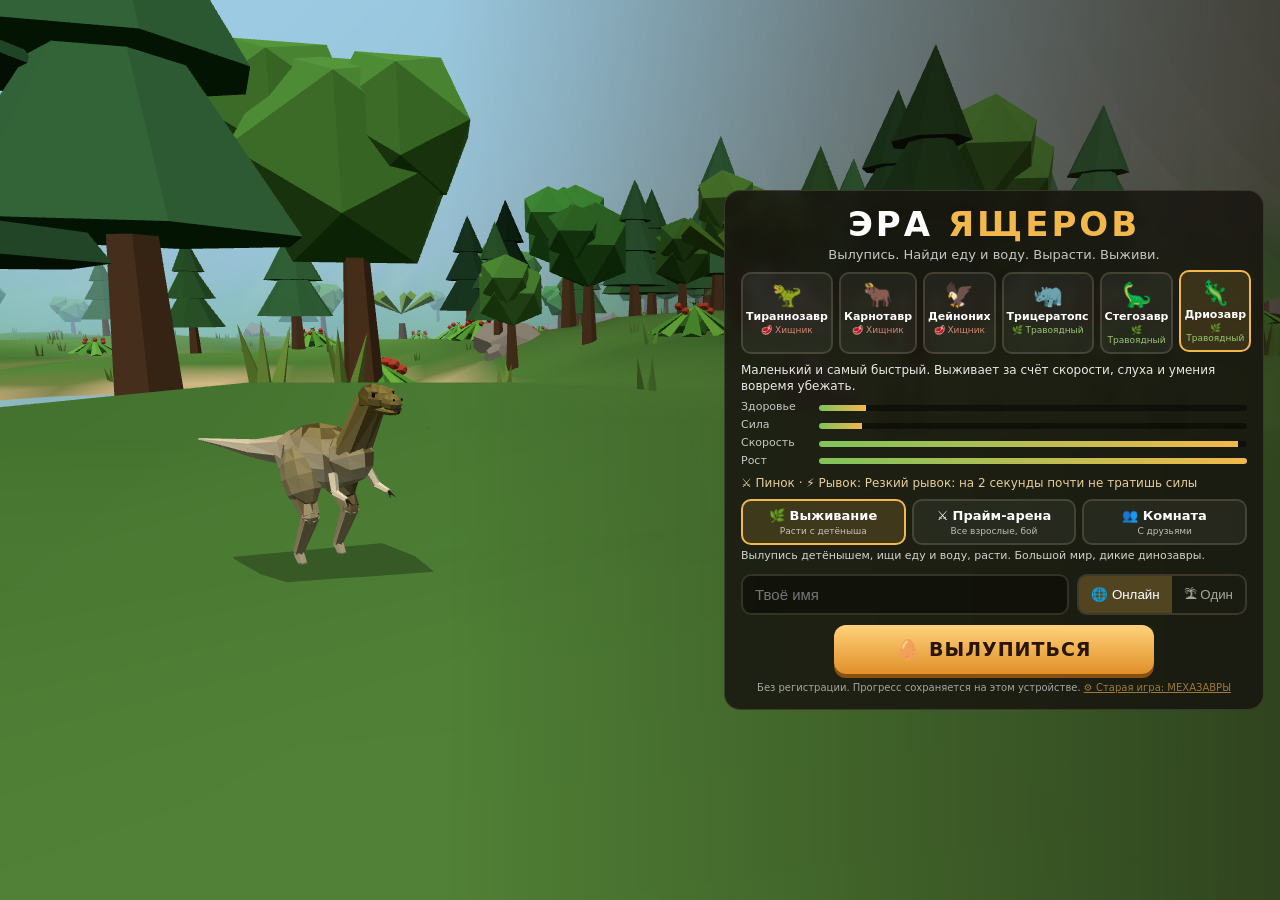
<file: index.html>
<!DOCTYPE html>
<html lang="ru">
<head>
<meta charset="UTF-8">
<meta name="viewport" content="width=device-width, initial-scale=1, maximum-scale=1, user-scalable=no, viewport-fit=cover">
<meta name="theme-color" content="#1a1712">
<meta name="mobile-web-app-capable" content="yes">
<meta name="apple-mobile-web-app-capable" content="yes">
<meta name="apple-mobile-web-app-status-bar-style" content="black-translucent">
<title>ЭРА ЯЩЕРОВ — выживание динозавров</title>
<meta name="description" content="3D-игра про выживание динозавров в браузере: вылупись детёнышем, найди еду и воду, вырасти и выживи. Онлайн, на телефоне и компьютере.">
<link rel="manifest" href="manifest.json">
<link rel="stylesheet" href="css/style.css">
<script type="importmap">
{ "imports": {
  "three": "./lib/three.module.min.js?v=5",
  "three/addons/": "./lib/addons/"
} }
</script>
</head>
<body>
<canvas id="c"></canvas>
<div id="touch"></div>
<div id="vignette"></div>
<div id="smell-fx"></div>
<div id="marks"></div>

<div id="loading"><div class="logo">ЭРА <span>ЯЩЕРОВ</span></div>
  <div class="lbar"><div id="lfill"></div></div>
  <div id="lpct">0%</div><p id="ltxt">Начинаю загрузку…</p>
  <p id="lerr" class="hidden"></p></div>

<!-- Игровой интерфейс -->
<div id="hud" class="hidden">
  <div id="vitals">
    <div id="stage">—</div>
    <div class="vb" id="v-hp"><i>❤️</i><div class="bar"><div id="hp-f" class="f hp"></div></div></div>
    <div class="vb" id="v-st"><i>⚡</i><div class="bar"><div id="st-f" class="f st"></div></div></div>
    <div class="vb" id="v-fd"><i>🍖</i><div class="bar"><div id="fd-f" class="f fd"></div></div></div>
    <div class="vb" id="v-wt"><i>💧</i><div class="bar"><div id="wt-f" class="f wt"></div></div></div>
    <div class="vb gr"><i>🥚</i><div class="bar"><div id="gr-f" class="f gr"></div><span id="gr-txt"></span></div></div>
    <div id="gr-hint"></div>
    <div id="status"></div>
  </div>
  <canvas id="compass"></canvas>
  <div id="topright">
    <span id="tod">☀️</span><span id="online">…</span>
    <button id="b-invite" class="hidden" title="Позвать друзей (I)">📤</button>
    <button id="b-map" title="Карта (M)">🗺</button>
    <button id="b-full" title="Полный экран">⛶</button>
    <button id="b-menu" title="В меню">☰</button>
  </div>
  <div id="lb" class="hidden"></div>
  <div id="fps"></div>
  <div id="toast"></div>
  <div id="joy"><div id="knob"></div></div>
  <div id="joy-hint">👆 Води пальцем здесь,<br>чтобы идти</div>
  <div id="btns">
    <button id="b-feed" class="btn mid feed hidden"><span>🍖</span><small>Есть</small></button>
    <button id="b-smell" class="btn small"><span>👃</span><small>Нюх</small></button>
    <button id="b-call" class="btn small"><span>📣</span><small>Зов</small></button>
    <button id="b-rest" class="btn small"><span>💤</span><small>Лечь</small></button>
    <button id="b-run" class="btn small"><span>💨</span><small>Бег</small></button>
    <button id="b-sp" class="btn mid"><span>⚡</span><small id="sp-name">Спец</small><em id="sp-cd"></em></button>
    <button id="b-atk" class="btn big"><span>🦷</span><small id="atk-name">Укус</small></button>
  </div>
  <div id="keys-hint">WASD — идти · Shift — бег · Пробел/клик — атака · E — спецприём · F — есть/пить · R — нюх · Q — зов · C — лечь · M — карта · колесо — приблизить</div>
</div>

<!-- Карта -->
<div id="map" class="hidden"><canvas id="map-c"></canvas><p>Нажми, чтобы закрыть</p></div>

<!-- Меню -->
<div id="menu">
  <div class="panel">
    <div class="head">
      <h1>ЭРА <span>ЯЩЕРОВ</span></h1>
      <p class="sub">Вылупись. Найди еду и воду. Вырасти. Выживи.</p>
    </div>
    <button id="continue" class="hidden"></button>
    <div id="cards"></div>
    <div id="desc"></div>
    <div class="modes">
      <button class="mode" data-m="survive">🌿 <b>Выживание</b><small>Расти с детёныша</small></button>
      <button class="mode" data-m="arena">⚔️ <b>Прайм-арена</b><small>Все взрослые, бой</small></button>
      <button class="mode" data-m="room">👥 <b>Комната</b><small>С друзьями</small></button>
    </div>
    <p id="mode-note"></p>
    <div id="room-box" class="hidden">
      <span>Код комнаты</span>
      <input id="room-code" maxlength="6" autocomplete="off" autocapitalize="characters" spellcheck="false">
      <button id="room-new" title="Новый код">🎲</button>
      <button id="room-share">📤 Позвать друзей</button>
    </div>
    <div class="row">
      <input id="nick" maxlength="14" placeholder="Твоё имя" autocomplete="off" enterkeyhint="done">
      <div class="seg" id="net-seg"><button id="m-online">🌐 Онлайн</button><button id="m-solo">🏝 Один</button></div>
    </div>
    <button id="play">🥚 ВЫЛУПИТЬСЯ</button>
    <p class="tiny">Без регистрации. Прогресс сохраняется на этом устройстве. <a href="mech/">⚙️ Старая игра: МЕХАЗАВРЫ</a></p>
  </div>
</div>

<!-- Смерть -->
<div id="death" class="hidden">
  <div class="panel small">
    <h2>☠️ Ты погиб</h2>
    <p id="death-by"></p>
    <div id="death-stats"></div>
    <button id="again">🥚 Новая жизнь</button>
    <button id="to-menu" class="ghost">Выбрать другого динозавра</button>
  </div>
</div>

<div id="rotate"><div class="phone">📱</div><p>Поверни телефон горизонтально</p></div>
<noscript>Для игры нужен JavaScript.</noscript>
<script type="module">
const $ = id => document.getElementById(id);
let shown = 0;
window.__boot = async (p, t) => {
  shown = Math.max(shown, p); $('lfill').style.width = shown + '%'; $('lpct').textContent = Math.round(shown) + '%'; if (t) $('ltxt').textContent = t;
  await new Promise(r => setTimeout(r, 30)); // даём экрану перерисоваться
};
const fail = m => { const e = $('lerr'); e.classList.remove('hidden'); e.innerHTML = 'Ошибка загрузки: <b></b><br>Обнови страницу. Если не помогло — пришли этот текст разработчику.'; e.querySelector('b').textContent = String(m).slice(0, 300); };
window.addEventListener('error', e => fail((e.message || 'неизвестная ошибка') + (e.filename ? ' [' + String(e.filename).split('/').slice(-2).join('/') + ':' + e.lineno + ':' + e.colno + ']' : '')));
window.addEventListener('unhandledrejection', e => fail((e.reason && e.reason.message) || e.reason));
setTimeout(() => { if (!document.body.classList.contains('ready')) $('ltxt').textContent += ' (медленный интернет, подожди)'; }, 15000);
try {
  // 1) скачиваем 3D-движок с настоящим процентом (размер файла известен)
  const TOTAL = 691648;
  await window.__boot(2, 'Скачиваю 3D-движок…');
  const r = await fetch('./lib/three.module.min.js?v=5');
  if (!r.ok) throw new Error('движок: HTTP ' + r.status);
  const rd = r.body && r.body.getReader();
  if (rd) { let got = 0; for (;;) { const { done, value } = await rd.read(); if (done) break; got += value.length; window.__boot(2 + 58 * Math.min(1, got / TOTAL)); } }
  else await r.arrayBuffer();
  await window.__boot(60, 'Загружаю игру…');
  await import('./js/game.js?v=5');
} catch (e) { fail((e && e.message || e) + ' | ' + (e && e.stack ? String(e.stack).split('\n').slice(0, 2).join(' ') : '') + ' | ' + navigator.userAgent.slice(0, 120)); }
</script>
</body>
</html>
</file>
<file: css/style.css>
* { box-sizing: border-box; margin: 0; padding: 0; -webkit-tap-highlight-color: transparent; }
:root { --acc: #f2b84b; --acc2: #7fc35a; --panel: rgba(24, 21, 16, .86); --line: rgba(255,240,210,.14); }
html, body { width: 100%; height: 100%; overflow: hidden; background: #1a1712; font-family: system-ui, -apple-system, 'Segoe UI', Roboto, sans-serif; color: #fff; user-select: none; -webkit-user-select: none; touch-action: none; overscroll-behavior: none; }
#c { position: fixed; inset: 0; width: 100%; height: 100%; display: block; }
#touch { position: fixed; inset: 0; z-index: 1; }
.hidden { display: none !important; }

/* ---------- Загрузка ---------- */
#loading { position: fixed; inset: 0; z-index: 20; background: #1a1712; display: flex; flex-direction: column; align-items: center; justify-content: center; gap: 16px; }
.logo, h1 { font-weight: 900; letter-spacing: 3px; }
.logo { font-size: 34px; } .logo span, h1 span { color: var(--acc); }
.spin { width: 38px; height: 38px; border: 4px solid rgba(255,255,255,.15); border-top-color: var(--acc); border-radius: 50%; animation: spin .8s linear infinite; }
@keyframes spin { to { transform: rotate(360deg); } }
#loading p { opacity: .7; font-size: 13px; text-align: center; padding: 0 16px; }
.lbar { width: min(320px, 70vw); height: 12px; border-radius: 8px; background: rgba(255,255,255,.12); overflow: hidden; border: 1px solid rgba(255,255,255,.2); }
#lfill { height: 100%; width: 0; background: linear-gradient(90deg, #7fc35a, #f2b84b); transition: width .15s; }
#lpct { font-weight: 900; font-size: 22px; color: var(--acc); }
#lerr { color: #ff9a8a; opacity: 1 !important; max-width: 80vw; }
#lerr b { color: #fff; word-break: break-word; }

/* ---------- HUD ---------- */
#hud { position: fixed; inset: 0; z-index: 2; pointer-events: none; }
#vitals { position: absolute; left: max(10px, env(safe-area-inset-left)); top: max(8px, env(safe-area-inset-top)); width: min(230px, 32vw); text-shadow: 0 1px 3px rgba(0,0,0,.8); }
#stage { font-weight: 800; font-size: 13px; margin-bottom: 4px; white-space: nowrap; }
.vb { display: flex; align-items: center; gap: 5px; margin-bottom: 3px; }
.vb i { font-style: normal; font-size: 13px; width: 17px; text-align: center; }
.bar { position: relative; flex: 1; height: 10px; background: rgba(0,0,0,.45); border-radius: 6px; overflow: hidden; border: 1px solid rgba(255,255,255,.18); }
.f { position: absolute; inset: 0; transform-origin: left; transition: transform .2s; }
.f.hp { background: linear-gradient(#ff8a7a, #c2302a); }
.f.st { background: linear-gradient(#ffe68a, #e0a42c); }
.f.fd { background: linear-gradient(#ffb27a, #c26a2a); }
.f.wt { background: linear-gradient(#8fd8ff, #2a7fc8); }
.f.gr { background: linear-gradient(#b6ee8a, #4f9a2e); }
.vb.gr .bar { height: 14px; }
.bar span { position: absolute; inset: 0; font-size: 10px; font-weight: 800; display: flex; align-items: center; justify-content: center; }
.vb.low .bar { animation: blink .7s infinite; border-color: #ff5a4a; }
@keyframes blink { 50% { border-color: transparent; } }
#gr-hint { font-size: 10px; color: #ffcf8a; min-height: 0; }
#status { font-size: 11px; margin-top: 2px; line-height: 1.4; }
#compass { position: absolute; left: 50%; top: max(6px, env(safe-area-inset-top)); transform: translateX(-50%); width: min(420px, 40vw); height: 32px; background: linear-gradient(90deg, transparent, rgba(0,0,0,.4) 15%, rgba(0,0,0,.4) 85%, transparent); border-radius: 4px; }
#topright { position: absolute; right: max(10px, env(safe-area-inset-right)); top: max(8px, env(safe-area-inset-top)); display: flex; align-items: center; gap: 6px; font-size: 13px; font-weight: 700; text-shadow: 0 1px 3px #000; }
#topright button { pointer-events: auto; width: 34px; height: 30px; border-radius: 8px; border: 1px solid rgba(255,255,255,.3); background: rgba(0,0,0,.4); color: #fff; font-size: 16px; }
#b-full { display: none; } body.touch #b-full { display: block; } body.touch #b-full.hidden { display: none; }
#fps { position: absolute; right: max(10px, env(safe-area-inset-right)); top: 44px; opacity: .4; font-size: 10px; }
#toast { position: absolute; left: 50%; top: 22%; transform: translateX(-50%); font-size: 18px; font-weight: 800; text-shadow: 0 2px 8px rgba(0,0,0,.9); opacity: 0; text-align: center; width: max-content; max-width: 70vw; }
#toast.show { animation: toast 3s ease forwards; }
@keyframes toast { 0% { opacity: 0; transform: translate(-50%, 8px); } 10% { opacity: 1; transform: translate(-50%, 0); } 80% { opacity: 1; } 100% { opacity: 0; } }
#vignette { position: fixed; inset: 0; z-index: 2; pointer-events: none; }
#vignette.hit { animation: hit .6s; }
@keyframes hit { 0% { box-shadow: inset 0 0 160px rgba(200,0,0,.8); } 100% { box-shadow: inset 0 0 120px rgba(200,0,0,0); } }
#smell-fx { position: fixed; inset: 0; z-index: 2; pointer-events: none; opacity: 0; background: radial-gradient(circle, transparent 40%, rgba(150,120,255,.35)); }
#smell-fx.on { animation: smell 2.2s ease; }
@keyframes smell { 15% { opacity: 1; } 100% { opacity: 0; } }
#marks { position: fixed; inset: 0; z-index: 2; pointer-events: none; overflow: hidden; }
.mark { position: absolute; left: -22px; top: -22px; width: 44px; display: flex; flex-direction: column; align-items: center; font-size: 22px; line-height: 1; filter: drop-shadow(0 0 6px rgba(0,0,0,.7)); will-change: transform; }
.mark small { font-size: 10px; font-weight: 800; background: rgba(0,0,0,.55); border-radius: 6px; padding: 1px 4px; margin-top: 2px; }
.mark.danger { filter: drop-shadow(0 0 8px #ff3a2a); } .mark.danger small { background: #b8261c; }
.mark.friend small { background: #2f8a3e; } .mark.water small { background: #2a6fa8; } .mark.food small { background: #8a5a1c; }
#keys-hint { position: absolute; bottom: 10px; left: 50%; transform: translateX(-50%); font-size: 12px; opacity: .75; text-shadow: 0 1px 3px #000; white-space: nowrap; }

/* ---------- Карта ---------- */
#map { position: fixed; inset: 0; z-index: 6; background: rgba(0,0,0,.72); display: flex; flex-direction: column; align-items: center; justify-content: center; gap: 6px; }
#map-c { border-radius: 50%; border: 3px solid rgba(255,255,255,.35); box-shadow: 0 0 40px rgba(0,0,0,.6); }
#map p { font-size: 11px; opacity: .6; }

/* ---------- Сенсорное управление ---------- */
#joy { display: none; position: absolute; width: 120px; height: 120px; margin: -60px 0 0 -60px; border-radius: 50%; background: rgba(255,255,255,.1); border: 2px solid rgba(255,255,255,.35); }
#knob { position: absolute; left: 50%; top: 50%; width: 54px; height: 54px; border-radius: 50%; background: rgba(255,255,255,.55); transform: translate(-50%,-50%); }
#joy-hint { display: none; position: absolute; left: 8%; bottom: 22%; font-size: 13px; opacity: .8; text-shadow: 0 1px 3px #000; animation: pulse 1.6s ease-in-out infinite; }
body.touch #joy-hint { display: block; } body.touch #joy-hint.hidden { display: none; }
@keyframes pulse { 50% { opacity: .35; } }
#btns { display: none; position: absolute; right: max(14px, env(safe-area-inset-right)); bottom: max(14px, env(safe-area-inset-bottom)); width: 250px; height: 210px; pointer-events: none; }
body.touch #btns { display: block; } body.touch #keys-hint { display: none; }
.btn { position: absolute; pointer-events: auto; border: 2px solid rgba(255,255,255,.5); border-radius: 50%; color: #fff; display: flex; flex-direction: column; align-items: center; justify-content: center; background: rgba(28,24,18,.5); touch-action: none; font-family: inherit; line-height: 1; }
.btn:active { transform: scale(.9); }
.btn small { font-size: 9px; font-weight: 800; margin-top: 2px; text-shadow: 0 1px 2px #000; }
.btn.big { width: 96px; height: 96px; right: 0; bottom: 0; font-size: 32px; background: rgba(190,60,40,.55); }
#b-sp { width: 72px; height: 72px; right: 104px; bottom: 2px; font-size: 24px; background: rgba(230,160,40,.45); }
#b-sp.cd { opacity: .5; } #b-sp em { position: absolute; font-style: normal; font-weight: 900; font-size: 22px; text-shadow: 0 0 4px #000; }
#b-feed { width: 72px; height: 72px; right: 12px; bottom: 106px; font-size: 26px; background: rgba(90,170,60,.6); border-color: #c9ff9a; animation: glow 1.4s ease-in-out infinite; }
@keyframes glow { 50% { box-shadow: 0 0 16px 3px rgba(160,255,110,.7); } }
.btn.small { width: 52px; height: 52px; font-size: 19px; }
#b-run { right: 186px; bottom: 12px; } #b-smell { right: 94px; bottom: 86px; } #b-call { right: 156px; bottom: 74px; } #b-rest { right: 94px; bottom: 148px; }
#b-smell.cd { opacity: .45; }
.btn.small.on { background: rgba(242,184,75,.85); }

/* ---------- Меню ---------- */
#menu, #death { position: fixed; inset: 0; z-index: 5; display: flex; align-items: center; justify-content: flex-end; padding: max(12px, env(safe-area-inset-top)) max(16px, env(safe-area-inset-right)) 12px max(16px, env(safe-area-inset-left)); touch-action: pan-y; }
#menu { background: linear-gradient(90deg, rgba(20,16,10,0) 35%, rgba(20,16,10,.55)); }
#death { justify-content: center; background: rgba(20,10,8,.6); }
.panel { width: min(540px, 58vw); max-height: 100%; overflow-y: auto; background: var(--panel); border: 1px solid var(--line); border-radius: 16px; padding: 16px; text-align: center; backdrop-filter: blur(6px); -webkit-backdrop-filter: blur(6px); }
.panel.small { width: min(380px, 100%); }
h1 { font-size: 34px; line-height: 1.05; }
h2 { font-size: 24px; margin: 4px 0 6px; }
.sub { opacity: .75; margin: 4px 0 10px; font-size: 13px; }
#continue { width: 100%; padding: 10px; margin-bottom: 8px; border-radius: 10px; border: 2px solid var(--acc2); background: rgba(127,195,90,.2); color: #fff; font: 800 14px inherit; cursor: pointer; }
#cards { display: grid; grid-template-columns: repeat(6, 1fr); gap: 6px; margin: 6px 0 8px; }
.card { background: rgba(255,255,255,.05); border: 2px solid var(--line); border-radius: 10px; padding: 7px 3px; color: #fff; cursor: pointer; font-family: inherit; display: flex; flex-direction: column; align-items: center; gap: 2px; transition: transform .12s; }
.card .em { font-size: 24px; } .card b { font-size: 11px; line-height: 1.1; } .card small { font-size: 9px; opacity: .8; }
.card small.carn { color: #ff9f86; } .card small.herb { color: #b6ee8a; }
.card.sel { border-color: var(--acc); background: rgba(242,184,75,.14); transform: translateY(-2px); }
#desc { font-size: 12px; line-height: 1.35; text-align: left; }
#desc p { opacity: .9; margin-bottom: 6px; }
#desc p.sp { margin-top: 6px; color: #ffe0a6; }
.stat { display: flex; align-items: center; gap: 8px; font-size: 11px; margin: 3px 0; }
.stat span { width: 70px; opacity: .75; }
.stat i { flex: 1; height: 6px; background: rgba(0,0,0,.45); border-radius: 3px; overflow: hidden; display: block; }
.stat b { display: block; height: 100%; background: linear-gradient(90deg, var(--acc2), var(--acc)); }
.row { display: flex; gap: 8px; margin: 10px 0; align-items: stretch; }
#nick { flex: 1; min-width: 0; padding: 10px 12px; border-radius: 10px; border: 2px solid var(--line); background: rgba(0,0,0,.4); color: #fff; font-size: 15px; outline: none; user-select: text; -webkit-user-select: text; }
#nick:focus { border-color: var(--acc); }
.seg { display: flex; border: 2px solid var(--line); border-radius: 10px; overflow: hidden; }
.seg button { padding: 0 12px; border: none; background: transparent; color: #fff; font: 700 13px inherit; cursor: pointer; opacity: .6; }
.seg button.on { background: rgba(242,184,75,.25); opacity: 1; }
#play, #again, #to-menu { width: min(320px, 100%); padding: 13px; border: none; border-radius: 12px; background: linear-gradient(#ffd27a, #e0902a); color: #2a1600; font-size: 19px; font-weight: 900; letter-spacing: 1px; cursor: pointer; font-family: inherit; box-shadow: 0 4px 0 #8a5010; }
#play:active, #again:active { transform: translateY(3px); box-shadow: 0 1px 0 #8a5010; }
#to-menu.ghost { background: transparent; color: #fff; box-shadow: none; border: 2px solid rgba(255,255,255,.3); font-size: 14px; margin-top: 10px; }
.tiny { font-size: 10px; opacity: .6; margin-top: 8px; } .tiny a { color: var(--acc); }
#death-by { margin-bottom: 10px; opacity: .9; font-weight: 700; }
#death-stats { margin-bottom: 14px; line-height: 1.6; } #death-stats b { color: var(--acc); }

/* ---------- Поверни телефон ---------- */
#rotate { display: none; position: fixed; inset: 0; z-index: 30; background: #1a1712; flex-direction: column; align-items: center; justify-content: center; gap: 14px; font-size: 16px; font-weight: 700; }
#rotate .phone { font-size: 60px; animation: rot 1.8s ease-in-out infinite; }
@keyframes rot { 0%, 20% { transform: rotate(0); } 50%, 80% { transform: rotate(-90deg); } 100% { transform: rotate(0); } }
@media (orientation: portrait) { body.touch.playing #rotate { display: flex; } }

@media (orientation: portrait) {
  #menu { align-items: flex-end; justify-content: center; background: linear-gradient(180deg, rgba(20,16,10,0) 30%, rgba(20,16,10,.6)); }
  .panel { width: 100%; }
  #cards { grid-template-columns: repeat(3, 1fr); }
}
@media (max-height: 520px) and (orientation: landscape) {
  .panel { width: min(500px, 60vw); padding: 10px 12px; }
  h1 { font-size: 22px; } .sub { font-size: 11px; margin: 2px 0 6px; } .tiny { margin-top: 5px; }
  .card { padding: 4px 2px; } .card .em { font-size: 20px; } .card b { font-size: 10px; }
  #desc { font-size: 11px; } .stat { margin: 1px 0; } #desc p { margin-bottom: 3px; }
  .row { margin: 6px 0; } #nick { padding: 7px 10px; font-size: 14px; }
  #play { padding: 9px; font-size: 16px; }
  #vitals { width: min(200px, 30vw); }
  #compass { width: 36vw; }
}

/* ---------- Режимы, комната, таблица побед ---------- */
.modes { display: flex; gap: 6px; margin: 8px 0 4px; }
.mode { flex: 1; padding: 7px 4px; border-radius: 10px; border: 2px solid var(--line); background: rgba(255,255,255,.05); color: #fff; font-family: inherit; font-size: 13px; cursor: pointer; line-height: 1.2; }
.mode small { display: block; font-size: 9px; opacity: .7; margin-top: 2px; }
.mode b { white-space: nowrap; }
.mode.sel { border-color: var(--acc); background: rgba(242,184,75,.16); }
#mode-note { font-size: 11px; opacity: .8; line-height: 1.3; margin: 2px 0 6px; text-align: left; }
#room-box { display: flex; align-items: center; gap: 6px; margin: 4px 0 6px; font-size: 12px; flex-wrap: wrap; justify-content: center; }
#room-box span { opacity: .8; }
#room-code { width: 90px; padding: 6px 8px; border-radius: 8px; border: 2px solid var(--acc); background: rgba(0,0,0,.35); color: #fff; font: 800 16px/1 inherit; letter-spacing: 3px; text-align: center; text-transform: uppercase; user-select: text; -webkit-user-select: text; }
#room-box button { padding: 7px 10px; border-radius: 8px; border: 1px solid var(--line); background: rgba(255,255,255,.08); color: #fff; font: 700 12px inherit; cursor: pointer; }
#room-share { background: rgba(242,184,75,.25) !important; border-color: var(--acc) !important; }
#lb { position: absolute; right: max(10px, env(safe-area-inset-right)); top: 62px; min-width: 120px; background: rgba(0,0,0,.4); border-left: 3px solid var(--acc); border-radius: 8px; padding: 5px 9px; font-size: 12px; text-shadow: 0 1px 2px #000; }
#lb div { display: flex; justify-content: space-between; gap: 10px; padding: 1px 0; white-space: nowrap; }
#lb .me { color: var(--acc); font-weight: 800; }
body.arena #v-fd, body.arena #v-wt, body.arena .vb.gr, body.arena #gr-hint { display: none; }
@media (max-height: 520px) and (orientation: landscape) { .mode { padding: 4px 2px; font-size: 12px; } .mode small { display: none; } #mode-note { font-size: 10px; margin: 0 0 4px; } }
@media (max-height: 520px) and (orientation: landscape) {
  #desc .stat { display: none; } #desc p { margin-bottom: 2px; }
  .panel { padding: 8px 12px; } h1 { font-size: 20px; } .sub { display: none; } #mode-note { display: none; }
  .modes { margin: 5px 0 3px; } .row { margin: 5px 0; } #play { padding: 8px; font-size: 15px; } .tiny { display: none; }
  #room-box { margin: 3px 0; }
}
</file>
